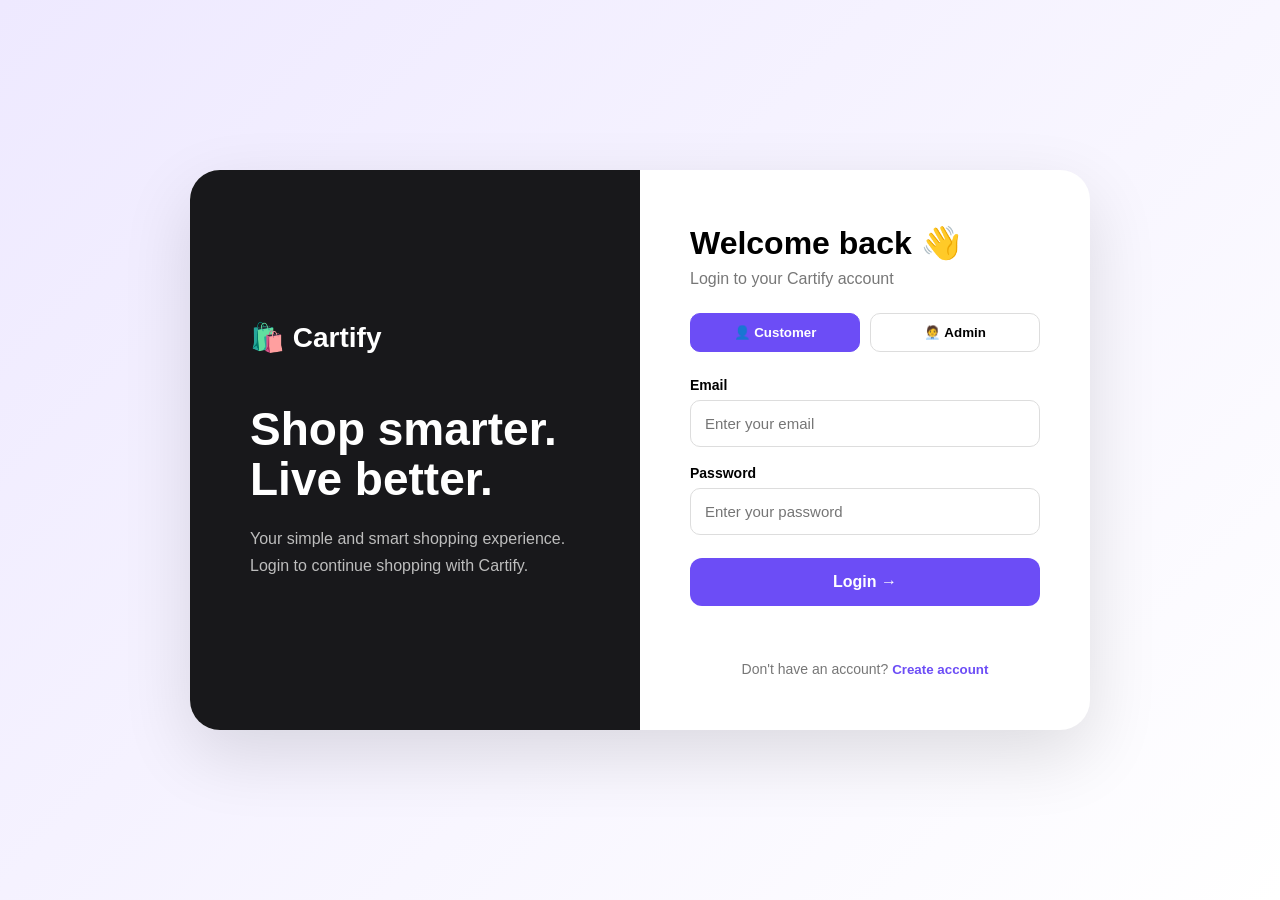
<file: frontend/index.html>
<!DOCTYPE html>
<html lang="en">
<head>

    <meta charset="UTF-8">
    <meta name="viewport" content="width=device-width, initial-scale=1.0">

    <title>Cartify | Online Shopping</title>

    <link rel="stylesheet" href="style.css">

    <script>
        if (!localStorage.getItem("cartifyUser")) {
            window.location.href = "login.html";
        }
    </script>

</head>

<body>

    <!-- NAVBAR -->
    <header class="navbar">

        <div class="logo">
            🛍️ <span>Cartify</span>
        </div>

        <nav>
            <a href="#home">Home</a>
            <a href="#products">Products</a>
            <a href="#categories">Categories</a>
        </nav>

        <button class="cart-btn" onclick="openCart()">
            🛒 Cart
            <span id="cart-count">0</span>
        </button>
        <button class="wishlist-btn" onclick="openWishlist()">
    ❤️ Wishlist <span id="wishlistCount">0</span>
</button>

    </header>


    <!-- HERO -->
    <section class="hero" id="home">

        <div class="hero-content">

            <p class="small-title">WELCOME TO CARTIFY</p>

            <h1>
                Shop smarter.<br>
                Live better.
            </h1>

            <p>
                Discover amazing products at great prices,
                all in one place.
            </p>

            <button class="shop-btn" onclick="scrollToProducts()">
                Shop Now →
            </button>

        </div>

        <div class="hero-card">
            <div class="hero-circle">🛍️</div>
            <h3>Everything you need</h3>
            <p>Simple. Fast. Secure.</p>
        </div>

    </section>


    <!-- CATEGORIES -->
    <section class="categories" id="categories">

        <div class="section-heading">
            <p>EXPLORE</p>
            <h2>Shop by Category</h2>
        </div>

        <div class="category-grid">

            <div class="category-card" onclick="filterCategory('Electronics')">
                <span>💻</span>
                <h3>Electronics</h3>
                <p>Latest gadgets</p>
            </div>

            <div class="category-card" onclick="filterCategory('Fashion')">
                <span>👕</span>
                <h3>Fashion</h3>
                <p>Style for everyone</p>
            </div>

            <div class="category-card" onclick="filterCategory('Home')">
                <span>🏠</span>
                <h3>Home</h3>
                <p>Make it beautiful</p>
            </div>

            <div class="category-card" onclick="filterCategory('All')">
                <span>✨</span>
                <h3>All Products</h3>
                <p>Explore everything</p>
            </div>

        </div>

    </section>


    <!-- PRODUCTS -->
    <section class="products-section" id="products">

        <div class="section-heading product-heading">

            <div>
                <p>OUR COLLECTION</p>
                <h2>Popular Products</h2>
            </div>

            <div class="search-box">
                <input
                    type="text"
                    id="searchInput"
                    placeholder="Search products..."
                    oninput="searchProducts()"
                >
                🔍
            </div>

        </div>

        <div id="product-container" class="product-grid">

            <!-- Products will come from Java backend -->

        </div>

    </section>


    <!-- CART DRAWER -->
    <div id="cart-overlay" class="overlay" onclick="closeCart()"></div>

    <aside id="cart-drawer" class="cart-drawer">

        <div class="cart-header">
            <h2>Your Cart 🛒</h2>
            <button onclick="closeCart()">✕</button>
        </div>

        <div id="cart-items">
            <p class="empty-cart">Your cart is empty.</p>
        </div>

        <div class="cart-footer">

            <div class="cart-total">
                <span>Total</span>
                <strong id="cart-total">₹0</strong>
            </div>

            <button class="checkout-btn" onclick="checkout()">
                Place Order →
            </button>

        </div>

    </aside>

<!-- WISHLIST DRAWER -->
<div id="wishlist-overlay" class="overlay" onclick="closeWishlist()"></div>

<aside id="wishlist-drawer" class="cart-drawer">

    <div class="cart-header">
        <h2>Your Wishlist ❤️</h2>
        <button onclick="closeWishlist()">✕</button>
    </div>

    <div id="wishlist-items">
        <p class="empty-cart">Your wishlist is empty.</p>
    </div>

</aside>
    <!-- SUCCESS MESSAGE -->
    <div id="toast" class="toast">
        Product added to cart! ✓
    </div>


    <!-- FOOTER -->
    <footer>

        <div class="logo">
            🛍️ <span>Cartify</span>
        </div>

        <p>Smart shopping made simple.</p>

        <p class="copyright">
            © 2026 Cartify. All rights reserved.
        </p>

    </footer>


    <script src="script.js"></script>

</body>
</html>
</file>
<file: frontend/style.css>
* {
    margin: 0;
    padding: 0;
    box-sizing: border-box;
}

html {
    scroll-behavior: smooth;
}

body {
    font-family: Arial, Helvetica, sans-serif;
    background: #f7f7fb;
    color: #18181b;
}

/* NAVBAR */

.navbar {
    height: 75px;
    padding: 0 7%;
    display: flex;
    align-items: center;
    justify-content: space-between;
    background: white;
    position: sticky;
    top: 0;
    z-index: 1000;
    border-bottom: 1px solid #eeeeee;
}

.logo {
    font-size: 24px;
    font-weight: 800;
}

.logo span {
    margin-left: 5px;
}

.navbar nav {
    display: flex;
    gap: 35px;
}

.navbar nav a {
    text-decoration: none;
    color: #555;
    font-weight: 600;
}

.navbar nav a:hover {
    color: #6c4df6;
}

.cart-btn {
    border: none;
    background: #18181b;
    color: white;
    padding: 12px 20px;
    border-radius: 30px;
    cursor: pointer;
    font-weight: 700;
}

.cart-btn span {
    background: #6c4df6;
    padding: 3px 8px;
    border-radius: 20px;
    margin-left: 5px;
}


/* HERO */

.hero {
    min-height: 520px;
    padding: 80px 7%;
    display: flex;
    align-items: center;
    justify-content: space-between;
    background: linear-gradient(135deg, #f1edff, #ffffff);
}

.hero-content {
    max-width: 600px;
}

.small-title,
.section-heading p {
    color: #6c4df6;
    font-size: 13px;
    font-weight: 800;
    letter-spacing: 2px;
    margin-bottom: 15px;
}

.hero h1 {
    font-size: 64px;
    line-height: 1.05;
    margin-bottom: 25px;
}

.hero-content > p {
    font-size: 18px;
    color: #666;
    line-height: 1.7;
    margin-bottom: 30px;
}

.shop-btn {
    border: none;
    background: #6c4df6;
    color: white;
    padding: 16px 30px;
    border-radius: 30px;
    font-size: 16px;
    font-weight: 700;
    cursor: pointer;
    box-shadow: 0 10px 25px rgba(108, 77, 246, 0.25);
}

.shop-btn:hover {
    transform: translateY(-2px);
}

.hero-card {
    width: 350px;
    height: 350px;
    border-radius: 40px;
    background: white;
    box-shadow: 0 25px 70px rgba(0, 0, 0, 0.10);
    display: flex;
    flex-direction: column;
    align-items: center;
    justify-content: center;
}

.hero-circle {
    width: 150px;
    height: 150px;
    border-radius: 50%;
    background: #eee9ff;
    display: flex;
    align-items: center;
    justify-content: center;
    font-size: 70px;
    margin-bottom: 25px;
}

.hero-card h3 {
    font-size: 22px;
    margin-bottom: 8px;
}

.hero-card p {
    color: #777;
}


/* SECTIONS */

.categories,
.products-section {
    padding: 90px 7%;
}

.section-heading {
    margin-bottom: 40px;
}

.section-heading h2 {
    font-size: 38px;
}


/* CATEGORY */

.category-grid {
    display: grid;
    grid-template-columns: repeat(4, 1fr);
    gap: 20px;
}

.category-card {
    background: white;
    padding: 30px;
    border-radius: 20px;
    cursor: pointer;
    transition: 0.25s;
    border: 1px solid #eeeeee;
}

.category-card:hover {
    transform: translateY(-7px);
    box-shadow: 0 15px 35px rgba(0, 0, 0, 0.08);
}

.category-card span {
    font-size: 40px;
}

.category-card h3 {
    margin-top: 20px;
    margin-bottom: 8px;
}

.category-card p {
    color: #777;
}


/* PRODUCTS */

.products-section {
    background: #ffffff;
}

.product-heading {
    display: flex;
    justify-content: space-between;
    align-items: end;
}

.search-box {
    width: 300px;
    background: #f6f6f8;
    padding: 12px 18px;
    border-radius: 30px;
    display: flex;
    align-items: center;
}

.search-box input {
    width: 100%;
    border: none;
    outline: none;
    background: transparent;
    font-size: 14px;
}

.product-grid {
    display: grid;
    grid-template-columns: repeat(4, 1fr);
    gap: 25px;
}

.product-card {
    background: #f8f8fb;
    border-radius: 22px;
    overflow: hidden;
    transition: 0.25s;
}

.product-card:hover {
    transform: translateY(-5px);
    box-shadow: 0 15px 35px rgba(0, 0, 0, 0.10);
}

.product-image {
    height: 210px;
    display: flex;
    align-items: center;
    justify-content: center;
    background: #eee9ff;
    font-size: 75px;
}

.product-info {
    padding: 22px;
}

.product-info h3 {
    font-size: 19px;
    margin-bottom: 8px;
}

.product-description {
    color: #777;
    font-size: 14px;
    min-height: 40px;
}

.product-price {
    font-size: 21px;
    font-weight: 800;
    margin: 15px 0;
}

.add-btn {
    width: 100%;
    border: none;
    padding: 12px;
    border-radius: 12px;
    background: #18181b;
    color: white;
    cursor: pointer;
    font-weight: 700;
}

.add-btn:hover {
    background: #6c4df6;
}


/* CART */

.overlay {
    position: fixed;
    inset: 0;
    background: rgba(0, 0, 0, 0.45);
    display: none;
    z-index: 1999;
}

.cart-drawer {
    position: fixed;
    right: -420px;
    top: 0;
    width: 420px;
    height: 100vh;
    background: white;
    z-index: 2000;
    padding: 25px;
    transition: 0.3s;
    display: flex;
    flex-direction: column;
}

.cart-drawer.open {
    right: 0;
}

.overlay.open {
    display: block;
}

.cart-header {
    display: flex;
    justify-content: space-between;
    align-items: center;
    padding-bottom: 20px;
    border-bottom: 1px solid #eee;
}

.cart-header button {
    border: none;
    background: #f1f1f1;
    border-radius: 50%;
    width: 35px;
    height: 35px;
    cursor: pointer;
}

#cart-items {
    flex: 1;
    overflow-y: auto;
    padding: 20px 0;
}

.cart-item {
    display: flex;
    justify-content: space-between;
    gap: 15px;
    padding: 15px 0;
    border-bottom: 1px solid #eee;
}

.cart-item h4 {
    margin-bottom: 5px;
}

.cart-item p {
    color: #777;
    font-size: 14px;
}

.remove-btn {
    border: none;
    color: #e53935;
    background: none;
    cursor: pointer;
}

.cart-footer {
    border-top: 1px solid #eee;
    padding-top: 20px;
}

.cart-total {
    display: flex;
    justify-content: space-between;
    font-size: 20px;
    margin-bottom: 20px;
}

.checkout-btn {
    width: 100%;
    padding: 15px;
    border: none;
    border-radius: 12px;
    background: #6c4df6;
    color: white;
    font-weight: 800;
    cursor: pointer;
}


/* TOAST */

.toast {
    position: fixed;
    right: 25px;
    bottom: 25px;
    background: #18181b;
    color: white;
    padding: 15px 22px;
    border-radius: 12px;
    transform: translateY(100px);
    transition: 0.3s;
    z-index: 3000;
}

.toast.show {
    transform: translateY(0);
}


/* FOOTER */

footer {
    background: #18181b;
    color: white;
    padding: 50px 7%;
    text-align: center;
}

footer p {
    color: #aaa;
    margin-top: 10px;
}

.copyright {
    font-size: 13px;
    margin-top: 30px !important;
}


/* RESPONSIVE */

@media (max-width: 900px) {

    .hero {
        flex-direction: column;
        gap: 50px;
        text-align: center;
    }

    .hero h1 {
        font-size: 45px;
    }

    .category-grid,
    .product-grid {
        grid-template-columns: repeat(2, 1fr);
    }

    .navbar nav {
        display: none;
    }
}

@media (max-width: 600px) {

    .hero-card {
        width: 280px;
        height: 280px;
    }

    .category-grid,
    .product-grid {
        grid-template-columns: 1fr;
    }

    .product-heading {
        flex-direction: column;
        align-items: stretch;
        gap: 25px;
    }

    .search-box {
        width: 100%;
    }

    .cart-drawer {
        width: 100%;
    }
}
.stock-text {
    display: inline-block;
    background: #eaf8ef;
    color: #218838;
    padding: 5px 10px;
    border-radius: 20px;
    font-size: 12px;
    font-weight: 700;
    margin-bottom: 12px;
}
/* ===============================
   WISHLIST
   =============================== */

.wishlist-btn {
    border: none;
    background: transparent;
    font-size: 15px;
    font-weight: 700;
    cursor: pointer;
    margin-left: 10px;
}

#wishlistCount {
    background: #ff4d6d;
    color: white;
    padding: 3px 7px;
    border-radius: 50%;
    font-size: 11px;
}

#wishlist-drawer {
    right: -420px;
}

#wishlist-drawer.open {
    right: 0;
}

#wishlist-overlay {
    display: none;
}

#wishlist-overlay.show {
    display: block;
}

#wishlist-items {
    padding: 20px;
}

#wishlist-items .cart-item {
    display: flex;
    justify-content: space-between;
    align-items: center;
    gap: 15px;
    padding: 15px 0;
    border-bottom: 1px solid #eee;
}

#wishlist-items .cart-item strong {
    font-size: 16px;
}

#wishlist-items .cart-item p {
    margin: 6px 0 0;
    font-weight: 700;
}

#wishlist-items button {
    border: none;
    background: #f5f5f5;
    padding: 8px 10px;
    border-radius: 8px;
    cursor: pointer;
    margin-left: 5px;
}

#wishlist-items button:hover {
    transform: scale(1.05);
}
/* ===============================
   PRODUCT RATING
   =============================== */

.product-rating {
    display: flex;
    align-items: center;
    gap: 8px;
    margin: 8px 0 10px;
    font-size: 14px;
}

.product-rating span {
    color: #777;
    font-weight: 600;
    font-size: 13px;
}
</file>
